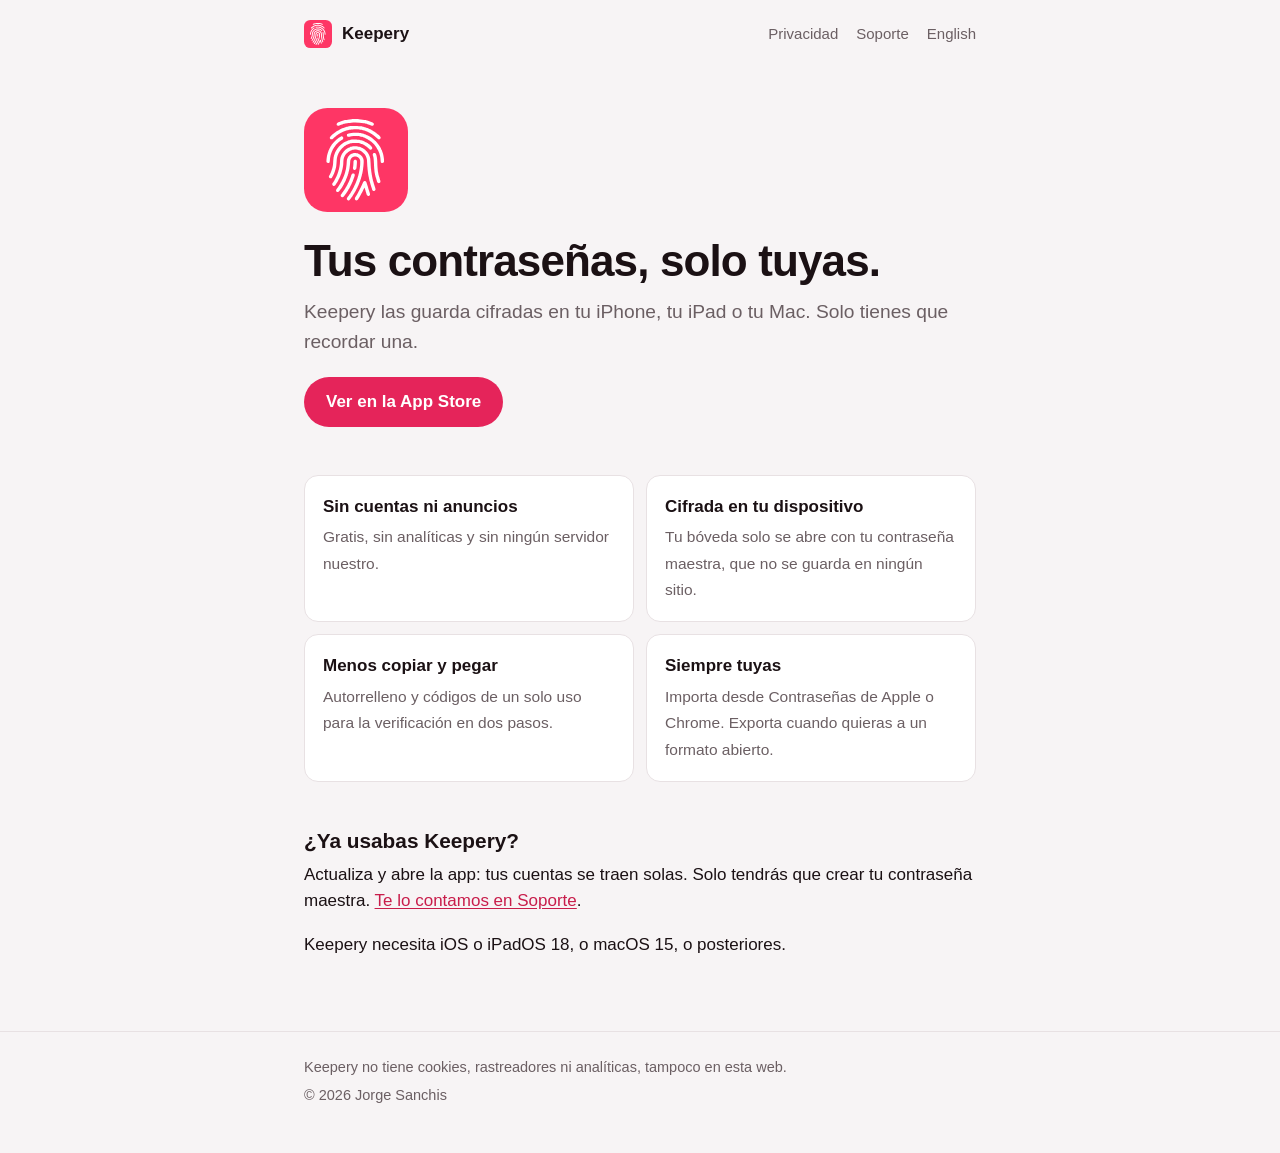
<file: index.html>
<!doctype html>
<html lang="es">
<head>
<meta charset="utf-8">
<meta name="viewport" content="width=device-width, initial-scale=1">
<meta http-equiv="Content-Security-Policy" content="default-src 'none'; style-src 'self'; img-src 'self'; base-uri 'none'; form-action 'none'">
<meta name="referrer" content="no-referrer">
<title>Keepery</title>
<meta name="description" content="Keepery guarda tus contraseñas en tu iPhone, tu iPad o tu Mac, cifradas, sin cuentas y sin anuncios.">
<meta name="theme-color" content="#FE3665">
<link rel="icon" href="recursos/icono.svg" type="image/svg+xml">
<link rel="stylesheet" href="recursos/estilos.css">
<link rel="alternate" hreflang="es" href="https://keepery.io/">
<link rel="alternate" hreflang="en" href="https://keepery.io/en/">
</head>
<body>
<header><div class="ancho">
<a class="marca" href="./"><img src="recursos/icono.svg" alt="" width="28" height="28">Keepery</a>
<nav><a href="privacidad/">Privacidad</a><a href="soporte/">Soporte</a><a href="en/" lang="en" hreflang="en">English</a></nav>
</div></header>
<main><div class="ancho">
<section class="portada">
<img src="recursos/icono.svg" alt="Icono de Keepery" width="104" height="104">
<h1>Tus contraseñas, solo tuyas.</h1>
<p class="entrada">Keepery las guarda cifradas en tu iPhone, tu iPad o tu Mac. Solo tienes que recordar una.</p>
<a class="boton" href="https://apps.apple.com/app/id1388315272">Ver en la App Store</a>
</section>
<ul class="rejilla">
<li><strong>Sin cuentas ni anuncios</strong><span>Gratis, sin analíticas y sin ningún servidor nuestro.</span></li>
<li><strong>Cifrada en tu dispositivo</strong><span>Tu bóveda solo se abre con tu contraseña maestra, que no se guarda en ningún sitio.</span></li>
<li><strong>Menos copiar y pegar</strong><span>Autorrelleno y códigos de un solo uso para la verificación en dos pasos.</span></li>
<li><strong>Siempre tuyas</strong><span>Importa desde Contraseñas de Apple o Chrome. Exporta cuando quieras a un formato abierto.</span></li>
</ul>
<h2>¿Ya usabas Keepery?</h2>
<p>Actualiza y abre la app: tus cuentas se traen solas. Solo tendrás que crear tu contraseña maestra. <a href="soporte/">Te lo contamos en Soporte</a>.</p>
<p>Keepery necesita iOS o iPadOS 18, o macOS 15, o posteriores.</p>
</div></main>
<footer><div class="ancho">
<p>Keepery no tiene cookies, rastreadores ni analíticas, tampoco en esta web.</p>
<p>© 2026 Jorge Sanchis</p>
</div></footer>
</body>
</html>
</file>
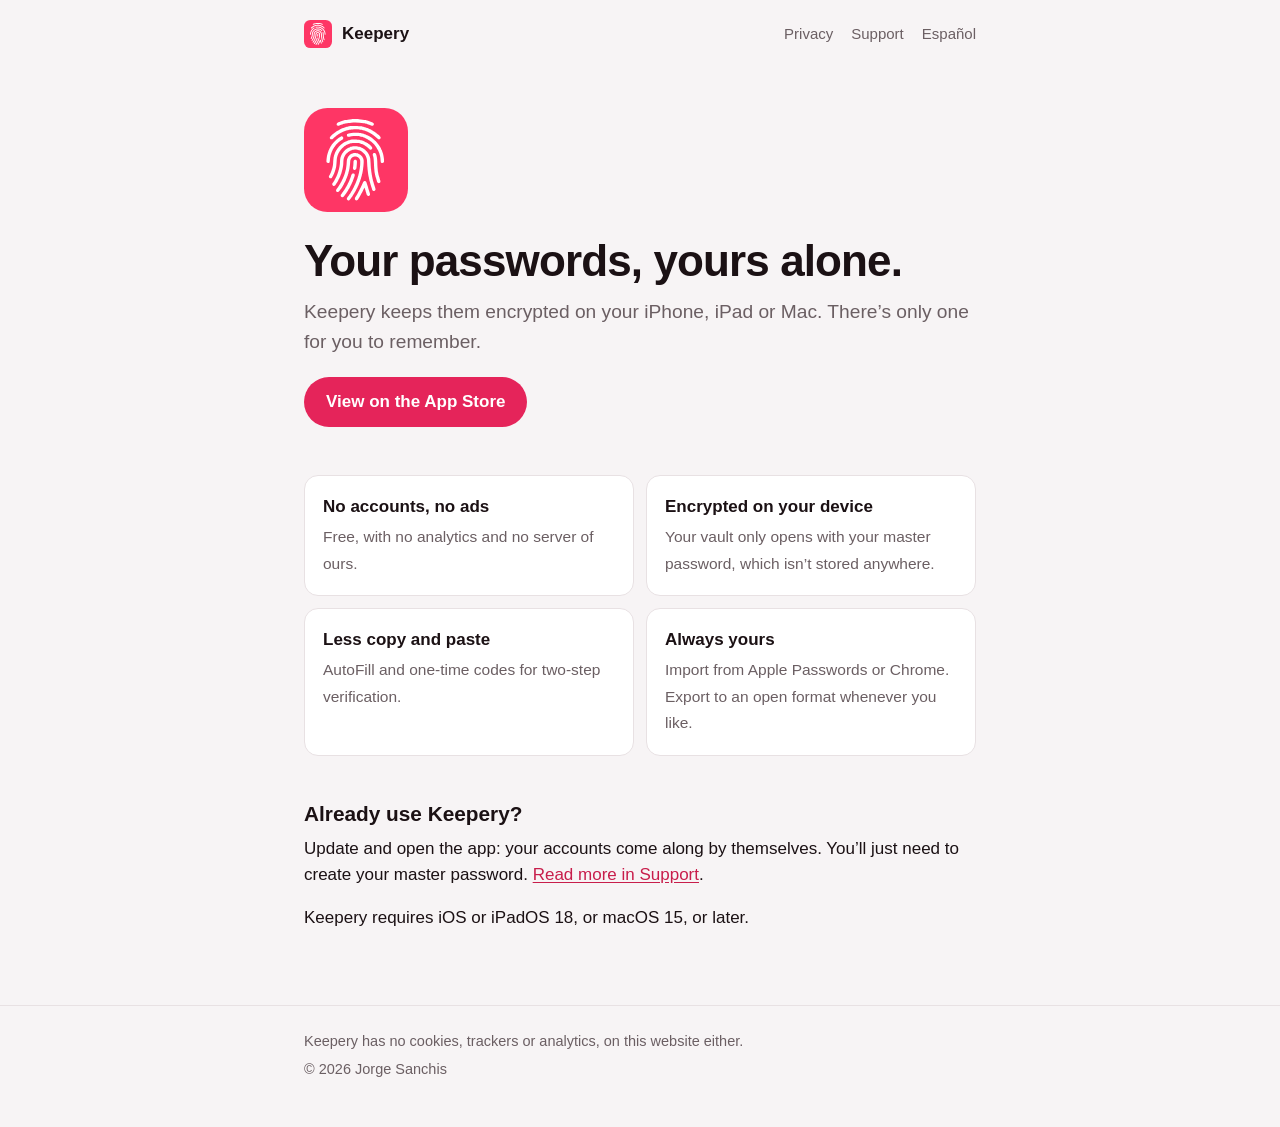
<file: en/index.html>
<!doctype html>
<html lang="en">
<head>
<meta charset="utf-8">
<meta name="viewport" content="width=device-width, initial-scale=1">
<meta http-equiv="Content-Security-Policy" content="default-src 'none'; style-src 'self'; img-src 'self'; base-uri 'none'; form-action 'none'">
<meta name="referrer" content="no-referrer">
<title>Keepery</title>
<meta name="description" content="Keepery keeps your passwords on your iPhone, iPad or Mac, encrypted, with no accounts and no ads.">
<meta name="theme-color" content="#FE3665">
<link rel="icon" href="../recursos/icono.svg" type="image/svg+xml">
<link rel="stylesheet" href="../recursos/estilos.css">
<link rel="alternate" hreflang="es" href="https://keepery.io/">
<link rel="alternate" hreflang="en" href="https://keepery.io/en/">
</head>
<body>
<header><div class="ancho">
<a class="marca" href="../en/"><img src="../recursos/icono.svg" alt="" width="28" height="28">Keepery</a>
<nav><a href="../en/privacy/">Privacy</a><a href="../en/support/">Support</a><a href="../" lang="es" hreflang="es">Español</a></nav>
</div></header>
<main><div class="ancho">
<section class="portada">
<img src="../recursos/icono.svg" alt="Keepery icon" width="104" height="104">
<h1>Your passwords, yours alone.</h1>
<p class="entrada">Keepery keeps them encrypted on your iPhone, iPad or Mac. There’s only one for you to remember.</p>
<a class="boton" href="https://apps.apple.com/app/id1388315272">View on the App Store</a>
</section>
<ul class="rejilla">
<li><strong>No accounts, no ads</strong><span>Free, with no analytics and no server of ours.</span></li>
<li><strong>Encrypted on your device</strong><span>Your vault only opens with your master password, which isn’t stored anywhere.</span></li>
<li><strong>Less copy and paste</strong><span>AutoFill and one-time codes for two-step verification.</span></li>
<li><strong>Always yours</strong><span>Import from Apple Passwords or Chrome. Export to an open format whenever you like.</span></li>
</ul>
<h2>Already use Keepery?</h2>
<p>Update and open the app: your accounts come along by themselves. You’ll just need to create your master password. <a href="support/">Read more in Support</a>.</p>
<p>Keepery requires iOS or iPadOS 18, or macOS 15, or later.</p>
</div></main>
<footer><div class="ancho">
<p>Keepery has no cookies, trackers or analytics, on this website either.</p>
<p>© 2026 Jorge Sanchis</p>
</div></footer>
</body>
</html>
</file>
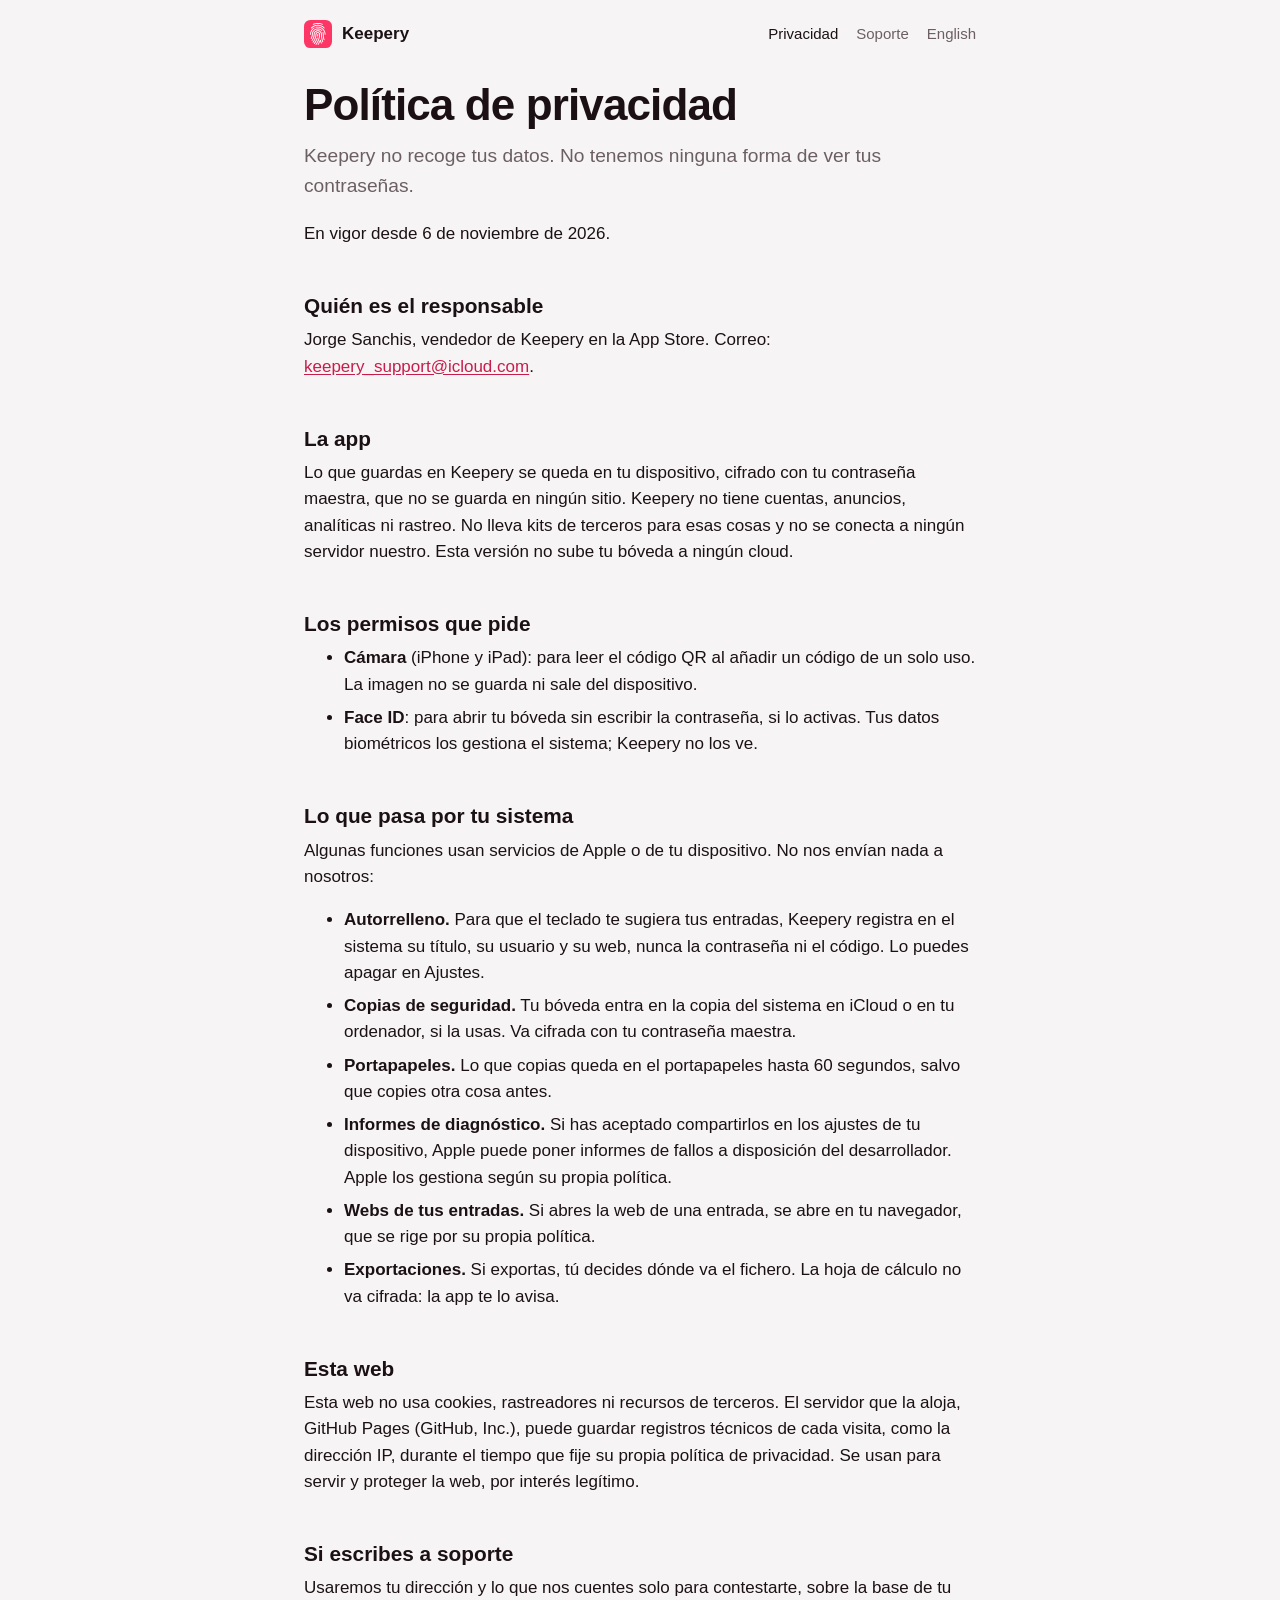
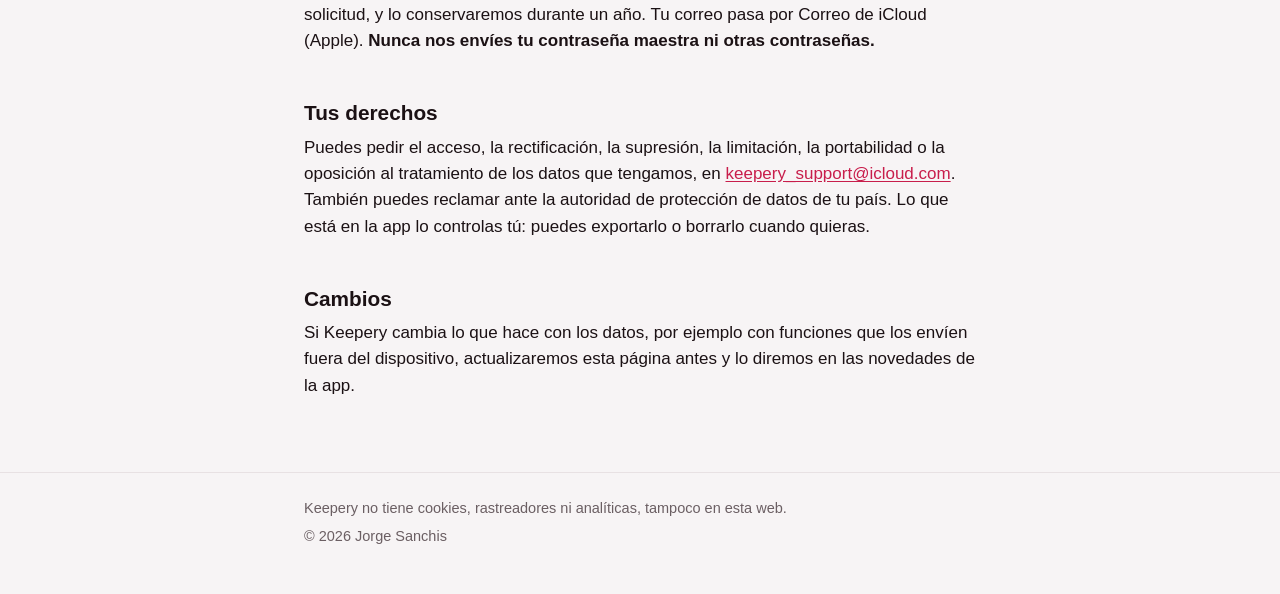
<file: privacidad/index.html>
<!doctype html>
<html lang="es">
<head>
<meta charset="utf-8">
<meta name="viewport" content="width=device-width, initial-scale=1">
<meta http-equiv="Content-Security-Policy" content="default-src 'none'; style-src 'self'; img-src 'self'; base-uri 'none'; form-action 'none'">
<meta name="referrer" content="no-referrer">
<title>Privacidad · Keepery</title>
<meta name="description" content="La política de privacidad de Keepery: la app no recoge tus datos.">
<meta name="theme-color" content="#FE3665">
<link rel="icon" href="../recursos/icono.svg" type="image/svg+xml">
<link rel="stylesheet" href="../recursos/estilos.css">
<link rel="alternate" hreflang="es" href="https://keepery.io/privacidad/">
<link rel="alternate" hreflang="en" href="https://keepery.io/en/privacy/">
</head>
<body>
<header><div class="ancho">
<a class="marca" href="../"><img src="../recursos/icono.svg" alt="" width="28" height="28">Keepery</a>
<nav><a href="../privacidad/" aria-current="page">Privacidad</a><a href="../soporte/">Soporte</a><a href="../en/privacy/" lang="en" hreflang="en">English</a></nav>
</div></header>
<main><div class="ancho">
<h1>Política de privacidad</h1>
<p class="entrada">Keepery no recoge tus datos. No tenemos ninguna forma de ver tus contraseñas.</p>
<p>En vigor desde 6 de noviembre de 2026.</p>
<h2>Quién es el responsable</h2>
<p>Jorge Sanchis, vendedor de Keepery en la App Store. Correo: <a href="mailto:keepery_support@icloud.com">keepery_support@icloud.com</a>.</p>
<h2>La app</h2>
<p>Lo que guardas en Keepery se queda en tu dispositivo, cifrado con tu contraseña maestra, que no se guarda en ningún sitio. Keepery no tiene cuentas, anuncios, analíticas ni rastreo. No lleva kits de terceros para esas cosas y no se conecta a ningún servidor nuestro. Esta versión no sube tu bóveda a ningún cloud.</p>
<h2>Los permisos que pide</h2>
<ul>
<li><strong>Cámara</strong> (iPhone y iPad): para leer el código QR al añadir un código de un solo uso. La imagen no se guarda ni sale del dispositivo.</li>
<li><strong>Face ID</strong>: para abrir tu bóveda sin escribir la contraseña, si lo activas. Tus datos biométricos los gestiona el sistema; Keepery no los ve.</li>
</ul>
<h2>Lo que pasa por tu sistema</h2>
<p>Algunas funciones usan servicios de Apple o de tu dispositivo. No nos envían nada a nosotros:</p>
<ul>
<li><strong>Autorrelleno.</strong> Para que el teclado te sugiera tus entradas, Keepery registra en el sistema su título, su usuario y su web, nunca la contraseña ni el código. Lo puedes apagar en Ajustes.</li>
<li><strong>Copias de seguridad.</strong> Tu bóveda entra en la copia del sistema en iCloud o en tu ordenador, si la usas. Va cifrada con tu contraseña maestra.</li>
<li><strong>Portapapeles.</strong> Lo que copias queda en el portapapeles hasta 60 segundos, salvo que copies otra cosa antes.</li>
<li><strong>Informes de diagnóstico.</strong> Si has aceptado compartirlos en los ajustes de tu dispositivo, Apple puede poner informes de fallos a disposición del desarrollador. Apple los gestiona según su propia política.</li>
<li><strong>Webs de tus entradas.</strong> Si abres la web de una entrada, se abre en tu navegador, que se rige por su propia política.</li>
<li><strong>Exportaciones.</strong> Si exportas, tú decides dónde va el fichero. La hoja de cálculo no va cifrada: la app te lo avisa.</li>
</ul>
<h2>Esta web</h2>
<p>Esta web no usa cookies, rastreadores ni recursos de terceros. El servidor que la aloja, GitHub Pages (GitHub, Inc.), puede guardar registros técnicos de cada visita, como la dirección IP, durante el tiempo que fije su propia política de privacidad. Se usan para servir y proteger la web, por interés legítimo.</p>
<h2>Si escribes a soporte</h2>
<p>Usaremos tu dirección y lo que nos cuentes solo para contestarte, sobre la base de tu solicitud, y lo conservaremos durante un año. Tu correo pasa por Correo de iCloud (Apple). <strong>Nunca nos envíes tu contraseña maestra ni otras contraseñas.</strong></p>
<h2>Tus derechos</h2>
<p>Puedes pedir el acceso, la rectificación, la supresión, la limitación, la portabilidad o la oposición al tratamiento de los datos que tengamos, en <a href="mailto:keepery_support@icloud.com">keepery_support@icloud.com</a>. También puedes reclamar ante la autoridad de protección de datos de tu país. Lo que está en la app lo controlas tú: puedes exportarlo o borrarlo cuando quieras.</p>
<h2>Cambios</h2>
<p>Si Keepery cambia lo que hace con los datos, por ejemplo con funciones que los envíen fuera del dispositivo, actualizaremos esta página antes y lo diremos en las novedades de la app.</p>
</div></main>
<footer><div class="ancho">
<p>Keepery no tiene cookies, rastreadores ni analíticas, tampoco en esta web.</p>
<p>© 2026 Jorge Sanchis</p>
</div></footer>
</body>
</html>
</file>
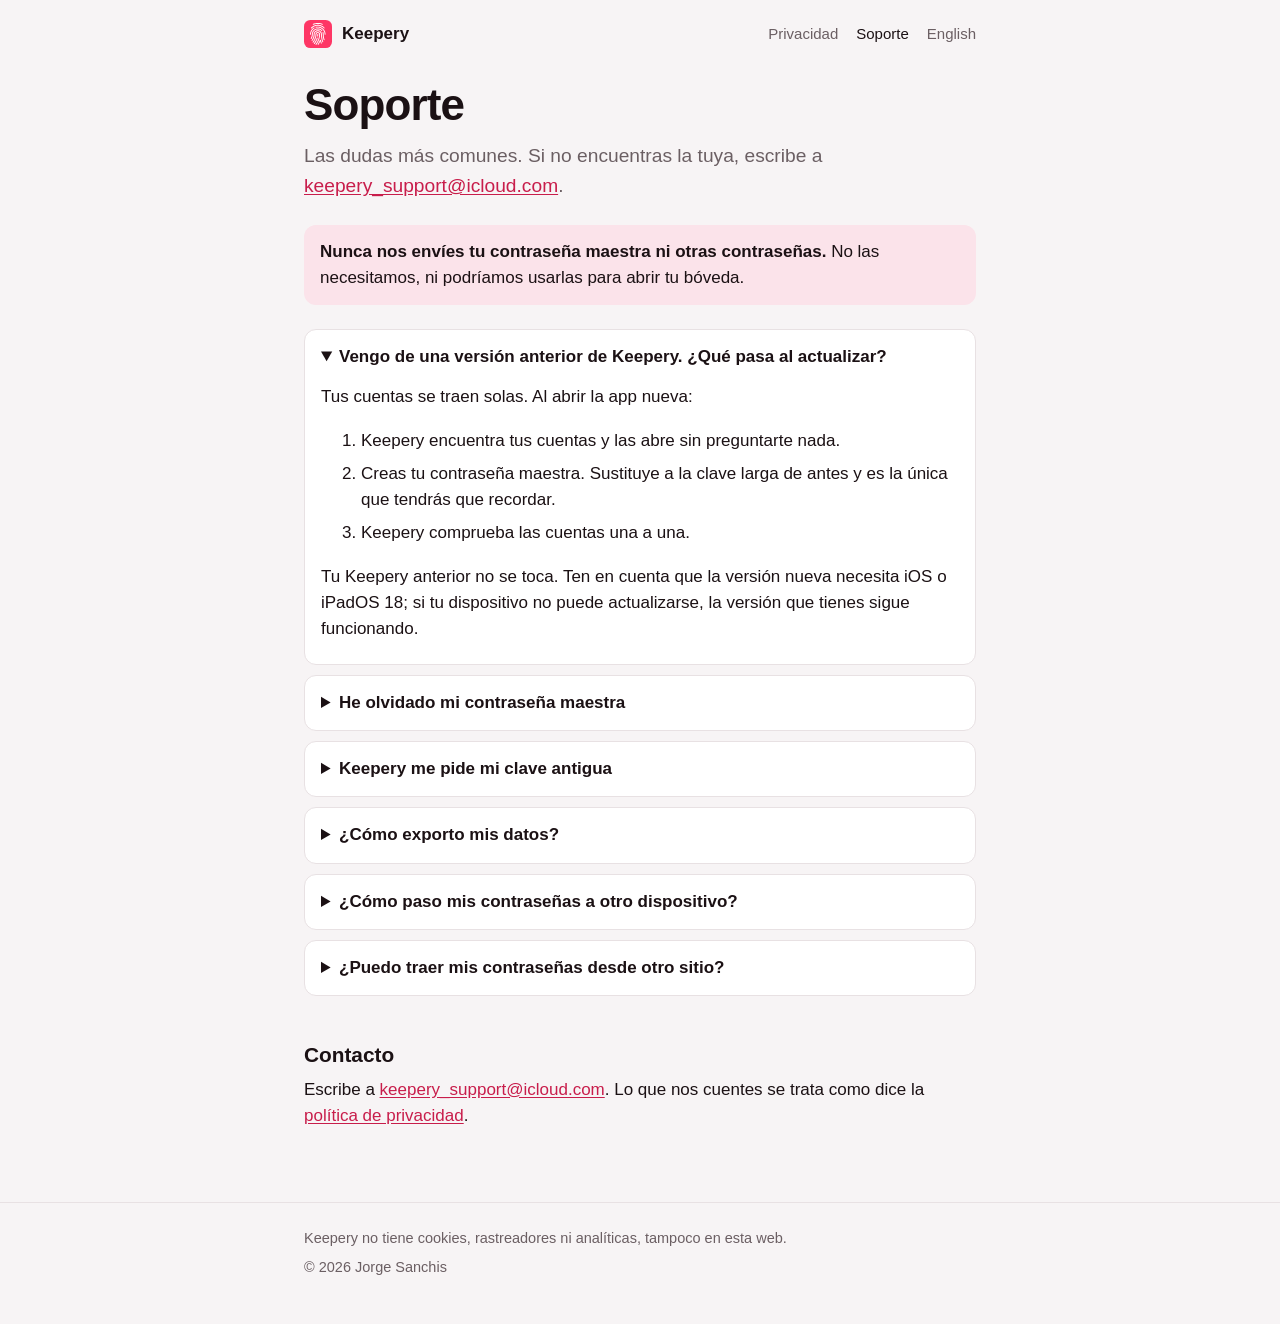
<file: soporte/index.html>
<!doctype html>
<html lang="es">
<head>
<meta charset="utf-8">
<meta name="viewport" content="width=device-width, initial-scale=1">
<meta http-equiv="Content-Security-Policy" content="default-src 'none'; style-src 'self'; img-src 'self'; base-uri 'none'; form-action 'none'">
<meta name="referrer" content="no-referrer">
<title>Soporte · Keepery</title>
<meta name="description" content="Ayuda de Keepery: actualizar, contraseña maestra olvidada, clave antigua y exportar.">
<meta name="theme-color" content="#FE3665">
<link rel="icon" href="../recursos/icono.svg" type="image/svg+xml">
<link rel="stylesheet" href="../recursos/estilos.css">
<link rel="alternate" hreflang="es" href="https://keepery.io/soporte/">
<link rel="alternate" hreflang="en" href="https://keepery.io/en/support/">
</head>
<body>
<header><div class="ancho">
<a class="marca" href="../"><img src="../recursos/icono.svg" alt="" width="28" height="28">Keepery</a>
<nav><a href="../privacidad/">Privacidad</a><a href="../soporte/" aria-current="page">Soporte</a><a href="../en/support/" lang="en" hreflang="en">English</a></nav>
</div></header>
<main><div class="ancho">
<h1>Soporte</h1>
<p class="entrada">Las dudas más comunes. Si no encuentras la tuya, escribe a <a href="mailto:keepery_support@icloud.com">keepery_support@icloud.com</a>.</p>
<div class="aviso"><strong>Nunca nos envíes tu contraseña maestra ni otras contraseñas.</strong> No las necesitamos, ni podríamos usarlas para abrir tu bóveda.</div>
<details open><summary>Vengo de una versión anterior de Keepery. ¿Qué pasa al actualizar?</summary><div><p>Tus cuentas se traen solas. Al abrir la app nueva:</p><ol><li>Keepery encuentra tus cuentas y las abre sin preguntarte nada.</li><li>Creas tu contraseña maestra. Sustituye a la clave larga de antes y es la única que tendrás que recordar.</li><li>Keepery comprueba las cuentas una a una.</li></ol><p>Tu Keepery anterior no se toca. Ten en cuenta que la versión nueva necesita iOS o iPadOS 18; si tu dispositivo no puede actualizarse, la versión que tienes sigue funcionando.</p></div></details>

<details><summary>He olvidado mi contraseña maestra</summary><div><p><strong>No se puede recuperar, ni nosotros podemos.</strong> No se guarda en ningún sitio y no tenemos ningún servidor con tus datos. Sin ella, la bóveda no se puede abrir.</p><p>Si todavía entras con Face ID, Touch ID o el código del dispositivo, aprovecha para consultar tus entradas y cambiar o anotar lo importante mientras la app no te pida la contraseña. Para exportar sí hace falta.</p><p>Una copia que hayas exportado antes se abre con la contraseña maestra que tenía entonces.</p></div></details>

<details><summary>Keepery me pide mi clave antigua</summary><div><p>Suele pasar al restaurar el dispositivo desde una copia: tus cuentas están ahí, pero el dispositivo ya no recuerda la clave con la que se guardaron.</p><p>Escribe la clave maestra que tu Keepery anterior te pidió apuntar: 24 caracteres, con mayúsculas, minúsculas y signos. Tus cuentas solo se leen; no se cambian.</p><p><strong>¿No la encuentras?</strong> Mientras tanto, tus cuentas antiguas no se tocan. Puedes empezar con una bóveda vacía y recuperarlas después desde Ajustes, cuando aparezca la clave. No podemos recuperarla por ti.</p></div></details>

<details><summary>¿Cómo exporto mis datos?</summary><div><p>En Ajustes, elige <strong>Exportar</strong> y confirma con tu contraseña maestra. Hay dos formatos:</p><ul><li><strong>Copia cifrada.</strong> Se abre con tu contraseña maestra, en Keepery o en otras apps compatibles con KeePass, porque es un formato abierto.</li><li><strong>Hoja de cálculo (CSV).</strong> <strong>No va cifrada:</strong> cualquiera que la abra verá todas tus contraseñas. Bórrala en cuanto termines.</li></ul></div></details>

<details><summary>¿Cómo paso mis contraseñas a otro dispositivo?</summary><div><p>Esta versión no sincroniza: cada dispositivo guarda su bóveda. Exporta una copia cifrada, llévala al otro dispositivo y, al abrir Keepery allí por primera vez, elige abrir tu copia cifrada. Los cambios posteriores no pasan solos de uno a otro.</p></div></details>

<details><summary>¿Puedo traer mis contraseñas desde otro sitio?</summary><div><p>Sí, en Ajustes › Importar, desde un CSV de Contraseñas de Apple o de Chrome. Ese CSV no va cifrado: bórralo cuando termines.</p></div></details>

<h2>Contacto</h2>
<p>Escribe a <a href="mailto:keepery_support@icloud.com">keepery_support@icloud.com</a>. Lo que nos cuentes se trata como dice la <a href="../privacidad/">política de privacidad</a>.</p>
</div></main>
<footer><div class="ancho">
<p>Keepery no tiene cookies, rastreadores ni analíticas, tampoco en esta web.</p>
<p>© 2026 Jorge Sanchis</p>
</div></footer>
</body>
</html>
</file>
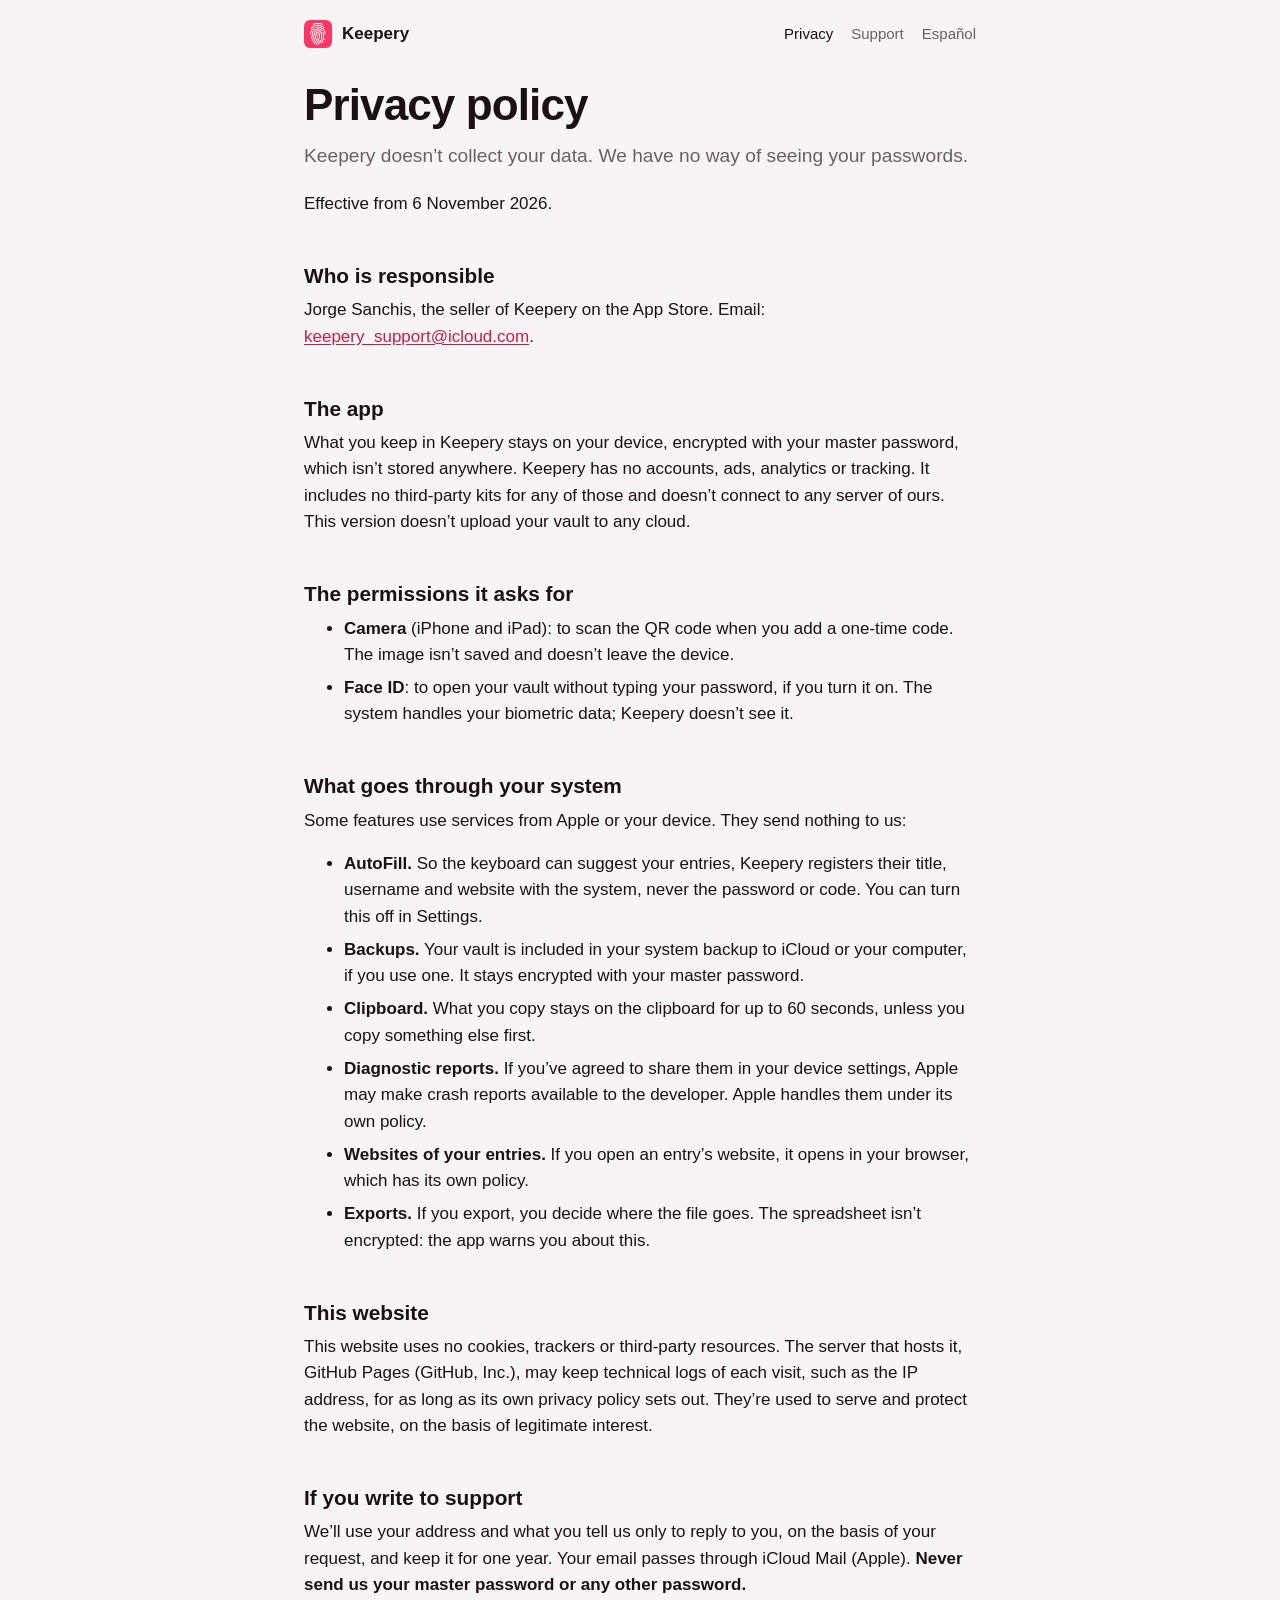
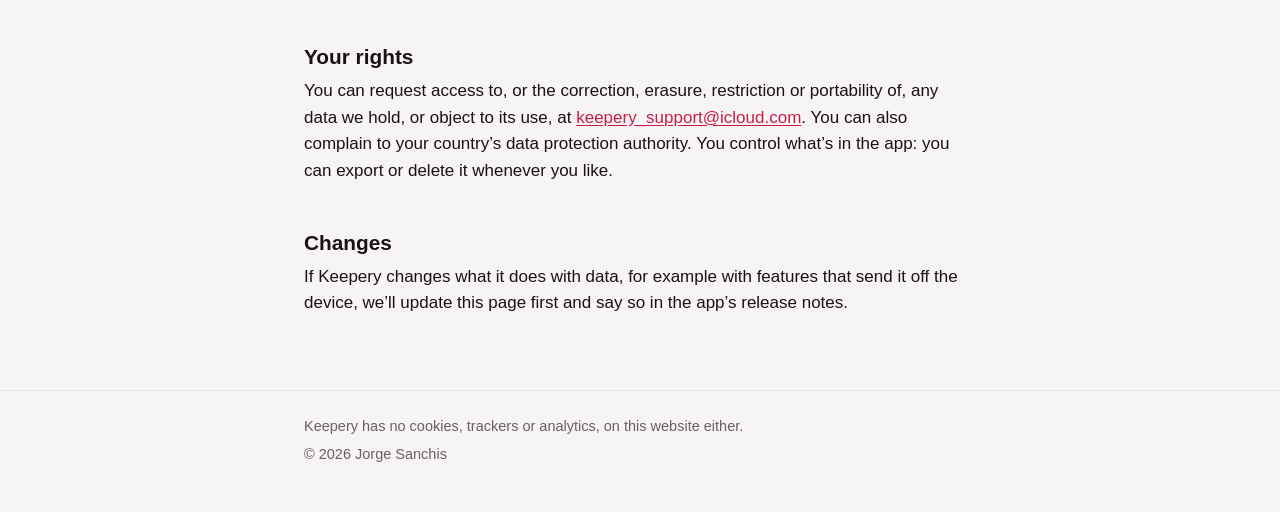
<file: en/privacy/index.html>
<!doctype html>
<html lang="en">
<head>
<meta charset="utf-8">
<meta name="viewport" content="width=device-width, initial-scale=1">
<meta http-equiv="Content-Security-Policy" content="default-src 'none'; style-src 'self'; img-src 'self'; base-uri 'none'; form-action 'none'">
<meta name="referrer" content="no-referrer">
<title>Privacy · Keepery</title>
<meta name="description" content="Keepery’s privacy policy: the app does not collect your data.">
<meta name="theme-color" content="#FE3665">
<link rel="icon" href="../../recursos/icono.svg" type="image/svg+xml">
<link rel="stylesheet" href="../../recursos/estilos.css">
<link rel="alternate" hreflang="es" href="https://keepery.io/privacidad/">
<link rel="alternate" hreflang="en" href="https://keepery.io/en/privacy/">
</head>
<body>
<header><div class="ancho">
<a class="marca" href="../../en/"><img src="../../recursos/icono.svg" alt="" width="28" height="28">Keepery</a>
<nav><a href="../../en/privacy/" aria-current="page">Privacy</a><a href="../../en/support/">Support</a><a href="../../privacidad/" lang="es" hreflang="es">Español</a></nav>
</div></header>
<main><div class="ancho">
<h1>Privacy policy</h1>
<p class="entrada">Keepery doesn’t collect your data. We have no way of seeing your passwords.</p>
<p>Effective from 6 November 2026.</p>
<h2>Who is responsible</h2>
<p>Jorge Sanchis, the seller of Keepery on the App Store. Email: <a href="mailto:keepery_support@icloud.com">keepery_support@icloud.com</a>.</p>
<h2>The app</h2>
<p>What you keep in Keepery stays on your device, encrypted with your master password, which isn’t stored anywhere. Keepery has no accounts, ads, analytics or tracking. It includes no third-party kits for any of those and doesn’t connect to any server of ours. This version doesn’t upload your vault to any cloud.</p>
<h2>The permissions it asks for</h2>
<ul>
<li><strong>Camera</strong> (iPhone and iPad): to scan the QR code when you add a one-time code. The image isn’t saved and doesn’t leave the device.</li>
<li><strong>Face ID</strong>: to open your vault without typing your password, if you turn it on. The system handles your biometric data; Keepery doesn’t see it.</li>
</ul>
<h2>What goes through your system</h2>
<p>Some features use services from Apple or your device. They send nothing to us:</p>
<ul>
<li><strong>AutoFill.</strong> So the keyboard can suggest your entries, Keepery registers their title, username and website with the system, never the password or code. You can turn this off in Settings.</li>
<li><strong>Backups.</strong> Your vault is included in your system backup to iCloud or your computer, if you use one. It stays encrypted with your master password.</li>
<li><strong>Clipboard.</strong> What you copy stays on the clipboard for up to 60 seconds, unless you copy something else first.</li>
<li><strong>Diagnostic reports.</strong> If you’ve agreed to share them in your device settings, Apple may make crash reports available to the developer. Apple handles them under its own policy.</li>
<li><strong>Websites of your entries.</strong> If you open an entry’s website, it opens in your browser, which has its own policy.</li>
<li><strong>Exports.</strong> If you export, you decide where the file goes. The spreadsheet isn’t encrypted: the app warns you about this.</li>
</ul>
<h2>This website</h2>
<p>This website uses no cookies, trackers or third-party resources. The server that hosts it, GitHub Pages (GitHub, Inc.), may keep technical logs of each visit, such as the IP address, for as long as its own privacy policy sets out. They’re used to serve and protect the website, on the basis of legitimate interest.</p>
<h2>If you write to support</h2>
<p>We’ll use your address and what you tell us only to reply to you, on the basis of your request, and keep it for one year. Your email passes through iCloud Mail (Apple). <strong>Never send us your master password or any other password.</strong></p>
<h2>Your rights</h2>
<p>You can request access to, or the correction, erasure, restriction or portability of, any data we hold, or object to its use, at <a href="mailto:keepery_support@icloud.com">keepery_support@icloud.com</a>. You can also complain to your country’s data protection authority. You control what’s in the app: you can export or delete it whenever you like.</p>
<h2>Changes</h2>
<p>If Keepery changes what it does with data, for example with features that send it off the device, we’ll update this page first and say so in the app’s release notes.</p>
</div></main>
<footer><div class="ancho">
<p>Keepery has no cookies, trackers or analytics, on this website either.</p>
<p>© 2026 Jorge Sanchis</p>
</div></footer>
</body>
</html>
</file>
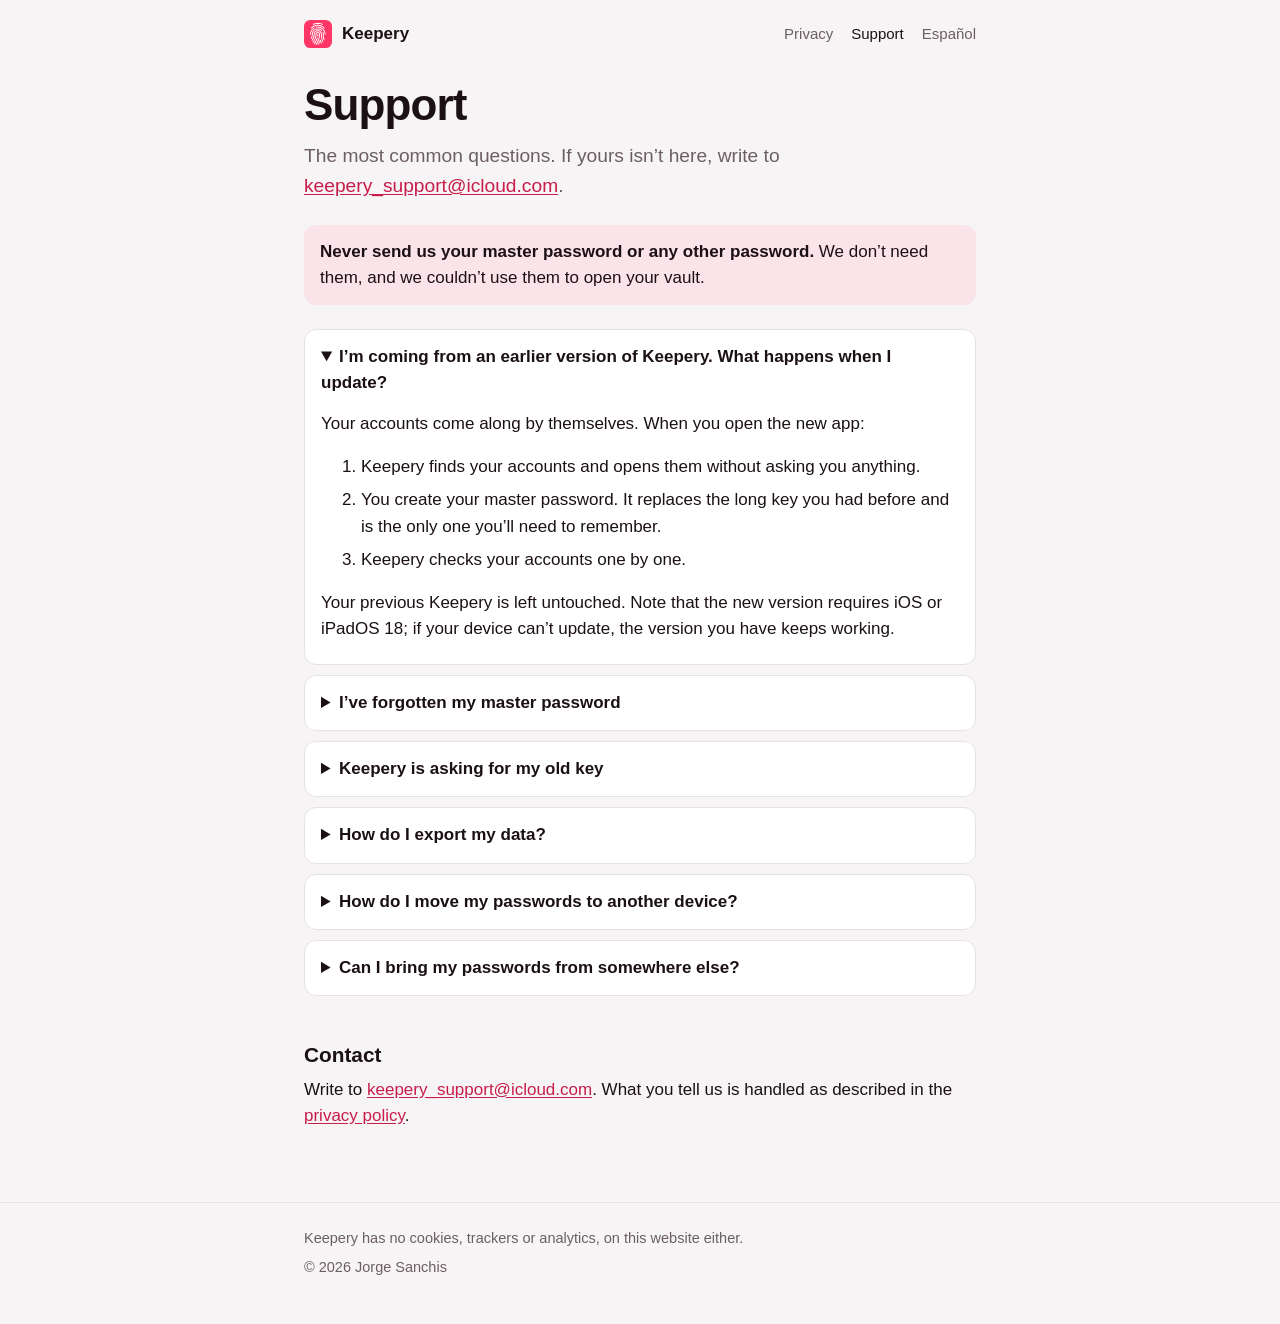
<file: en/support/index.html>
<!doctype html>
<html lang="en">
<head>
<meta charset="utf-8">
<meta name="viewport" content="width=device-width, initial-scale=1">
<meta http-equiv="Content-Security-Policy" content="default-src 'none'; style-src 'self'; img-src 'self'; base-uri 'none'; form-action 'none'">
<meta name="referrer" content="no-referrer">
<title>Support · Keepery</title>
<meta name="description" content="Keepery help: updating, a forgotten master password, your old key and exporting.">
<meta name="theme-color" content="#FE3665">
<link rel="icon" href="../../recursos/icono.svg" type="image/svg+xml">
<link rel="stylesheet" href="../../recursos/estilos.css">
<link rel="alternate" hreflang="es" href="https://keepery.io/soporte/">
<link rel="alternate" hreflang="en" href="https://keepery.io/en/support/">
</head>
<body>
<header><div class="ancho">
<a class="marca" href="../../en/"><img src="../../recursos/icono.svg" alt="" width="28" height="28">Keepery</a>
<nav><a href="../../en/privacy/">Privacy</a><a href="../../en/support/" aria-current="page">Support</a><a href="../../soporte/" lang="es" hreflang="es">Español</a></nav>
</div></header>
<main><div class="ancho">
<h1>Support</h1>
<p class="entrada">The most common questions. If yours isn’t here, write to <a href="mailto:keepery_support@icloud.com">keepery_support@icloud.com</a>.</p>
<div class="aviso"><strong>Never send us your master password or any other password.</strong> We don’t need them, and we couldn’t use them to open your vault.</div>
<details open><summary>I’m coming from an earlier version of Keepery. What happens when I update?</summary><div><p>Your accounts come along by themselves. When you open the new app:</p><ol><li>Keepery finds your accounts and opens them without asking you anything.</li><li>You create your master password. It replaces the long key you had before and is the only one you’ll need to remember.</li><li>Keepery checks your accounts one by one.</li></ol><p>Your previous Keepery is left untouched. Note that the new version requires iOS or iPadOS 18; if your device can’t update, the version you have keeps working.</p></div></details>

<details><summary>I’ve forgotten my master password</summary><div><p><strong>It can’t be recovered, not even by us.</strong> It isn’t stored anywhere and we have no server with your data. Without it, the vault can’t be opened.</p><p>If you can still get in with Face ID, Touch ID or your device passcode, use that time to look up your entries and change or note down what matters, while the app isn’t asking for the password. Exporting does require it.</p><p>A copy you exported earlier opens with the master password it had at the time.</p></div></details>

<details><summary>Keepery is asking for my old key</summary><div><p>This often happens after restoring the device from a backup: your accounts are there, but the device no longer remembers the key they were saved with.</p><p>Type the master key your previous Keepery asked you to write down: 24 characters, with uppercase, lowercase and symbols. Your accounts are only read, not changed.</p><p><strong>Can’t find it?</strong> Your old accounts stay untouched in the meantime. You can start with an empty vault and recover them later from Settings, when the key turns up. We can’t recover it for you.</p></div></details>

<details><summary>How do I export my data?</summary><div><p>In Settings, choose <strong>Export</strong> and confirm with your master password. There are two formats:</p><ul><li><strong>Encrypted copy.</strong> It opens with your master password, in Keepery or in other KeePass-compatible apps, because the format is open.</li><li><strong>Spreadsheet (CSV).</strong> <strong>It isn’t encrypted:</strong> anyone who opens it will see all your passwords. Delete it as soon as you’re done.</li></ul></div></details>

<details><summary>How do I move my passwords to another device?</summary><div><p>This version doesn’t sync: each device keeps its own vault. Export an encrypted copy, take it to the other device and, when you first open Keepery there, choose to open your encrypted copy. Later changes don’t carry over by themselves.</p></div></details>

<details><summary>Can I bring my passwords from somewhere else?</summary><div><p>Yes, in Settings › Import, from a CSV from Apple Passwords or Chrome. That CSV isn’t encrypted: delete it when you’re done.</p></div></details>

<h2>Contact</h2>
<p>Write to <a href="mailto:keepery_support@icloud.com">keepery_support@icloud.com</a>. What you tell us is handled as described in the <a href="../privacy/">privacy policy</a>.</p>
</div></main>
<footer><div class="ancho">
<p>Keepery has no cookies, trackers or analytics, on this website either.</p>
<p>© 2026 Jorge Sanchis</p>
</div></footer>
</body>
</html>
</file>
<file: recursos/estilos.css>
/* Keepery: la identidad de docs/identidad.md. Letra del sistema, sin recursos externos. */
:root {
  color-scheme: light dark;
  --fondo: #F7F4F5;
  --tarjeta: #FFFFFF;
  --texto: #1B1114;
  --tenue: #6B5F63;
  --acento: #C81D4B;
  --suave: #FBE3EA;
  --linea: #E8E1E3;
}
@media (prefers-color-scheme: dark) {
  :root {
    --fondo: #120E10;
    --tarjeta: #1C1518;
    --texto: #F5F0F1;
    --tenue: #AFA3A7;
    --acento: #FF7A98;
    --suave: #3A1420;
    --linea: #33292C;
  }
}
* { box-sizing: border-box; }
html { -webkit-text-size-adjust: 100%; }
body {
  margin: 0;
  background: var(--fondo);
  color: var(--texto);
  font: 17px/1.55 -apple-system, BlinkMacSystemFont, "SF Pro Text", "Segoe UI", Roboto, "Helvetica Neue", Arial, sans-serif;
}
a { color: var(--acento); text-underline-offset: 2px; }
a:focus-visible { outline: 2px solid var(--acento); outline-offset: 2px; border-radius: 4px; }
.ancho { max-width: 44rem; margin: 0 auto; padding: 0 16px; }
header { padding: 20px 0; }
header .ancho { display: flex; flex-wrap: wrap; align-items: center; gap: 8px 20px; }
.marca { display: inline-flex; align-items: center; gap: 10px; margin-right: auto; color: inherit; font-weight: 700; text-decoration: none; }
.marca img { display: block; width: 28px; height: 28px; border-radius: 22.5%; }
nav { display: flex; flex-wrap: wrap; gap: 4px 18px; font-size: 15px; }
nav a { color: var(--tenue); text-decoration: none; }
nav a:hover, nav a[aria-current] { color: var(--texto); }
main { padding: 12px 0 56px; }
h1 { margin: 0 0 12px; font-size: clamp(2rem, 6vw, 2.75rem); line-height: 1.12; letter-spacing: -0.02em; overflow-wrap: anywhere; }
h2 { margin: 2.2em 0 .4em; font-size: 1.3rem; line-height: 1.25; }
p, ul, ol { margin: 0 0 1em; }
li { margin-bottom: .4em; }
.entrada { margin-bottom: 20px; font-size: 1.2rem; color: var(--tenue); }
.portada { padding: 28px 0 8px; }
.portada img { display: block; width: 104px; height: 104px; margin-bottom: 24px; border-radius: 22.5%; }
.boton { display: inline-block; padding: 12px 22px; border-radius: 999px; background: #E5245A; color: #FFFFFF; font-weight: 600; text-decoration: none; }
.boton:hover { background: #C81D4B; }
.rejilla { display: grid; grid-template-columns: repeat(auto-fit, minmax(16rem, 1fr)); gap: 12px; margin: 40px 0; padding: 0; list-style: none; }
.rejilla li { margin: 0; padding: 18px; border: 1px solid var(--linea); border-radius: 14px; background: var(--tarjeta); }
.rejilla strong { display: block; margin-bottom: 4px; }
.rejilla span { color: var(--tenue); font-size: 15.5px; }
.aviso { margin: 1.4em 0; padding: 14px 16px; border-radius: 12px; background: var(--suave); }
.pendiente { padding: 0 .25em; border-radius: 4px; background: #FFE9A8; color: #1B1114; font-weight: 600; overflow-wrap: anywhere; }
details { margin-bottom: 10px; border: 1px solid var(--linea); border-radius: 12px; background: var(--tarjeta); }
summary { padding: 14px 16px; font-weight: 600; cursor: pointer; }
details > div { padding: 0 16px 4px; }
footer { padding: 24px 0 40px; border-top: 1px solid var(--linea); color: var(--tenue); font-size: 14.5px; }
footer p { margin: 0 0 6px; }
</file>
